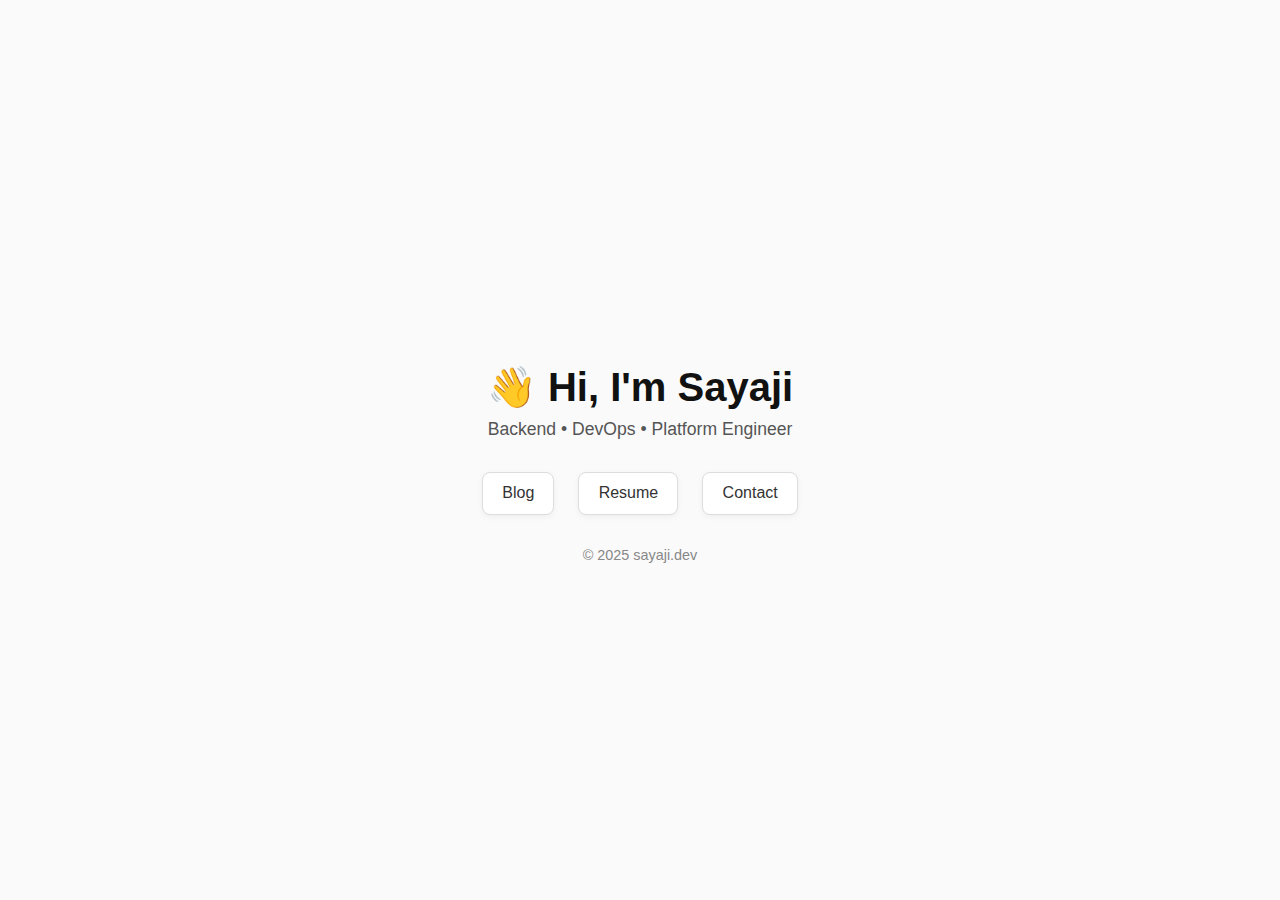
<file: sayaji.dev/index.html>
<!DOCTYPE html>
<html lang="en">
<head>
  <meta charset="UTF-8">
  <meta name="viewport" content="width=device-width, initial-scale=1.0">
  <title>sayaji.dev</title>
  <style>
    body {
      margin: 0;
      font-family: "Inter", sans-serif;
      background: #fafafa;
      color: #222;
      display: flex;
      justify-content: center;
      align-items: center;
      height: 100vh;
      text-align: center;
    }

    .container {
      max-width: 600px;
      padding: 2rem;
    }

    h1 {
      font-size: 2.5rem;
      margin-bottom: 0.5rem;
      color: #111;
    }

    p {
      margin: 0.5rem 0 2rem;
      font-size: 1.1rem;
      color: #555;
    }

    .links {
      display: flex;
      justify-content: center;
      gap: 1.5rem;
      flex-wrap: wrap;
    }

    a {
      text-decoration: none;
      font-weight: 500;
      padding: 0.7rem 1.2rem;
      border-radius: 8px;
      transition: all 0.2s ease;
      border: 1px solid #ddd;
      background: #fff;
      color: #333;
      box-shadow: 0 2px 6px rgba(0,0,0,0.05);
    }

    a:hover {
      background: #111;
      color: #fff;
      border-color: #111;
    }

    footer {
      margin-top: 2rem;
      font-size: 0.9rem;
      color: #888;
    }
  </style>
</head>
<body>
  <div class="container">
    <h1>👋 Hi, I'm Sayaji</h1>
    <p>Backend • DevOps • Platform Engineer</p>

    <div class="links">
      <a href="https://blog.sayaji.dev" target="_blank">Blog</a>
      <a href="https://resume.sayaji.dev" target="_blank">Resume</a>
      <a href="mailto:hello@sayaji.dev">Contact</a>
    </div>

    <footer>
      © 2025 sayaji.dev
    </footer>
  </div>
</body>
</html>
</file>
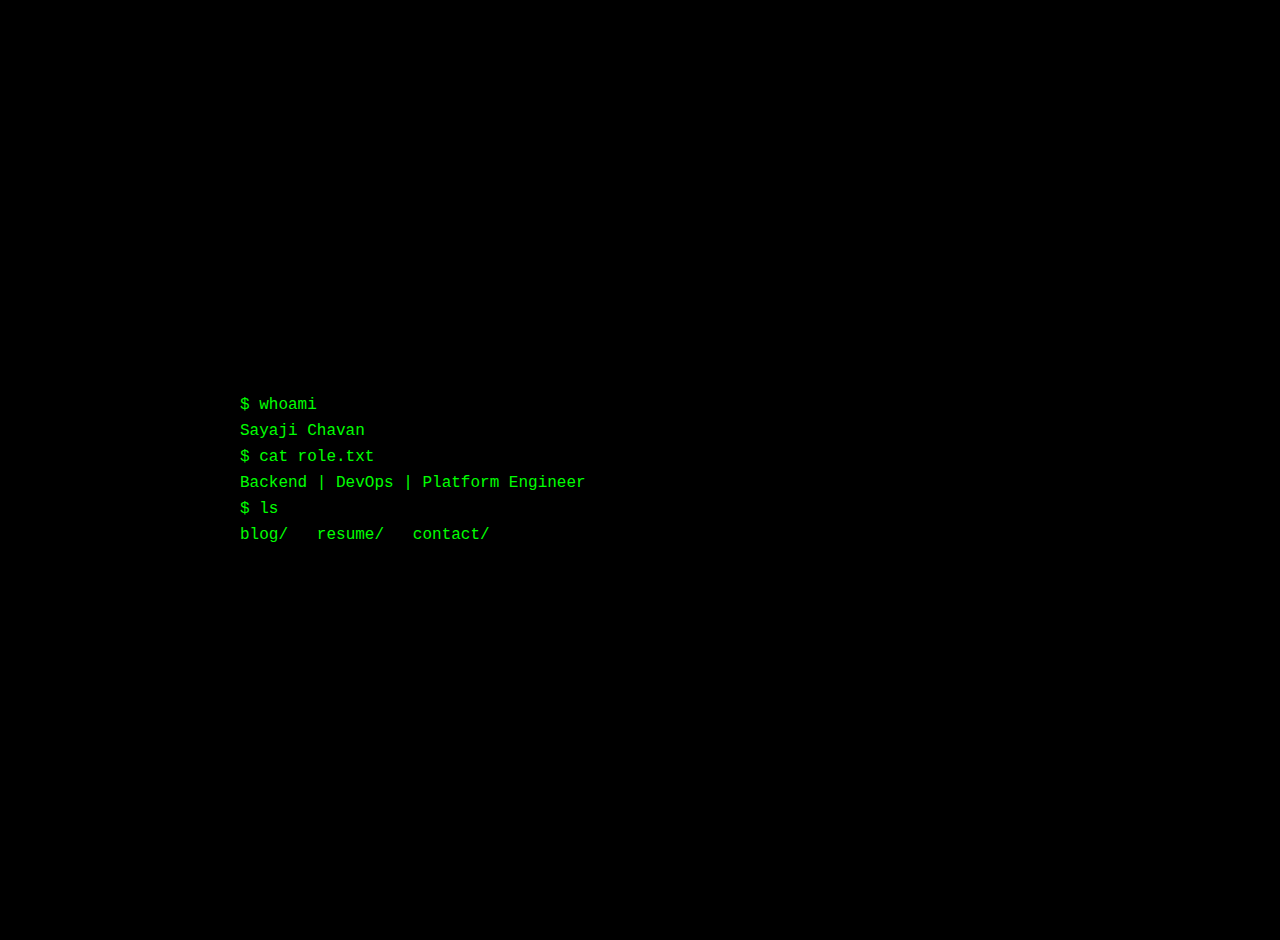
<file: www.sayaji.dev/index.html>
<!DOCTYPE html>
<html lang="en">
<head>
  <meta charset="UTF-8">
  <meta name="viewport" content="width=device-width, initial-scale=1.0">
  <title>sayaji.dev</title>
  <style>
    body {
      background-color: #000;
      color: #00ff00;
      font-family: "Fira Mono", monospace;
      margin: 0;
      padding: 20px;
      height: 100vh;
      display: flex;
      align-items: center;
      justify-content: center;
    }

    .terminal {
      max-width: 800px;
      width: 100%;
    }

    .line {
      margin: 8px 0;
    }

    a {
      color: #00ff00;
      text-decoration: none;
    }

    a:hover {
      text-decoration: underline;
    }

    .cursor {
      display: inline-block;
      width: 10px;
      background: #00ff00;
      margin-left: 3px;
      animation: blink 1s step-end infinite;
    }

    @keyframes blink {
      50% { background: transparent; }
    }
  </style>
</head>
<body>
  <div class="terminal">
    <div class="line">$ whoami</div>
    <div class="line">Sayaji Chavan<span class="cursor"></span></div>
    
    <div class="line">$ cat role.txt</div>
    <div class="line">Backend | DevOps | Platform Engineer</div>
    
    <div class="line">$ ls</div>
    <div class="line">
      <a href="https://blog.sayaji.dev" target="_blank">blog/</a>&nbsp;&nbsp;
      <a href="https://resume.sayaji.dev" target="_blank">resume/</a>&nbsp;&nbsp;
      <a href="mailto:hello@sayaji.dev">contact/</a>
    </div>
  </div>
</body>
</html>
</file>
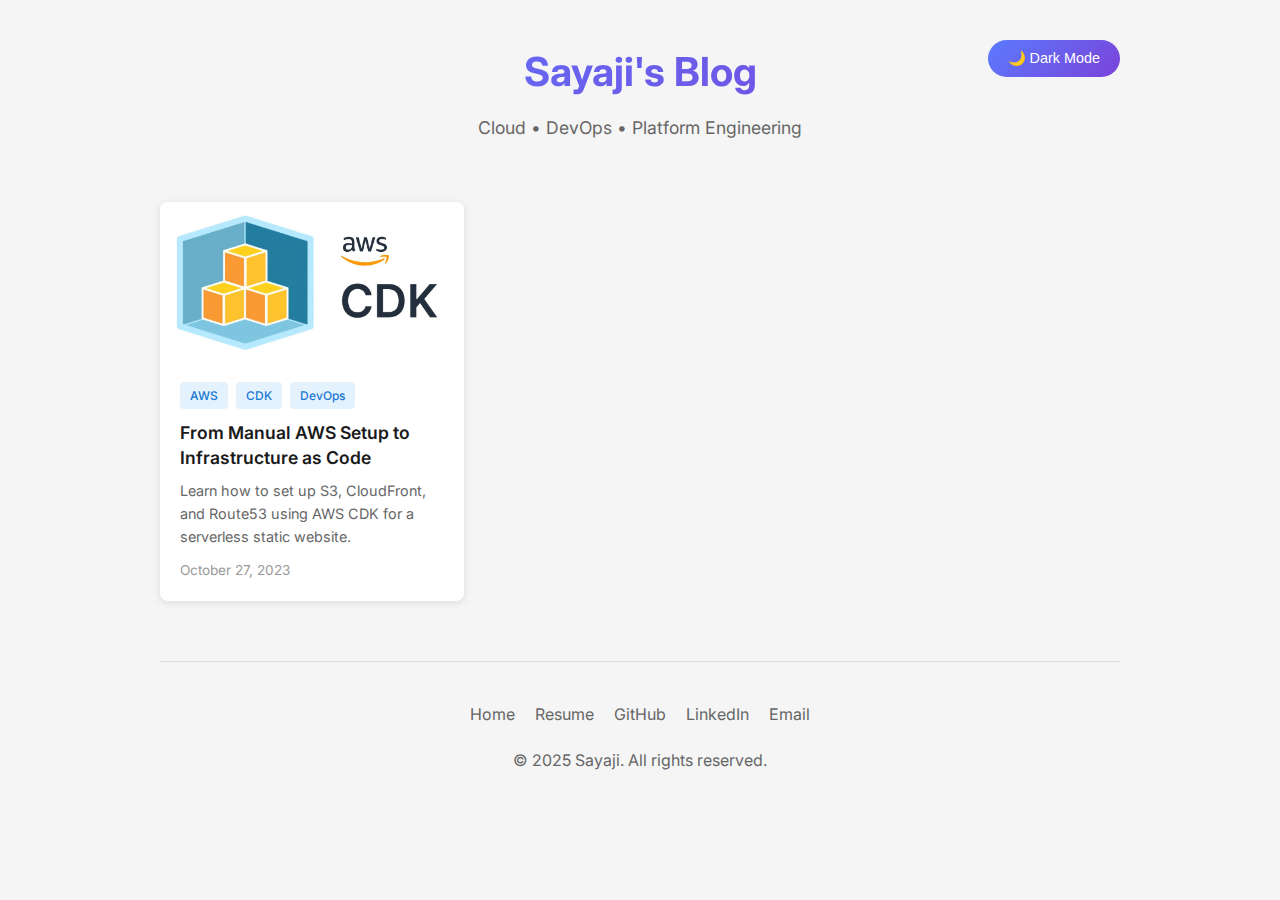
<file: docs/blog/index.html>
<!DOCTYPE html>
<html lang="en">

<head>
    <meta charset="UTF-8">
    <meta name="viewport" content="width=device-width, initial-scale=1.0">
    <title>Sayaji's Blog - Cloud, DevOps & Platform Engineering</title>
    <meta name="description" content="Technical blog about Cloud, DevOps, and Platform Engineering">
    <link rel="preconnect" href="https://fonts.googleapis.com">
    <link rel="preconnect" href="https://fonts.gstatic.com" crossorigin>
    <link href="https://fonts.googleapis.com/css2?family=Inter:wght@400;500;600;700&display=swap" rel="stylesheet">
    <style>
        :root {
            --gradient-start: #5B7BFF;
            --gradient-end: #7A42D9;
            --bg-light: #f5f5f5;
            --bg-dark: #1a1a1a;
            --text-light: #333;
            --text-dark: #e0e0e0;
            --card-light: white;
            --card-dark: #2d2d2d;
        }

        * {
            margin: 0;
            padding: 0;
            box-sizing: border-box;
        }

        body {
            font-family: 'Inter', -apple-system, BlinkMacSystemFont, sans-serif;
            background: var(--bg-light);
            color: var(--text-light);
            line-height: 1.6;
            transition: background 0.3s, color 0.3s;
        }

        body.dark-mode {
            background: var(--bg-dark);
            color: var(--text-dark);
        }

        .container {
            max-width: 1000px;
            margin: 0 auto;
            padding: 40px 20px;
        }

        header {
            text-align: center;
            margin-bottom: 60px;
            position: relative;
        }

        .dark-mode-toggle {
            position: absolute;
            top: 0;
            right: 0;
            background: linear-gradient(135deg, var(--gradient-start) 0%, var(--gradient-end) 100%);
            color: white;
            border: none;
            padding: 10px 20px;
            border-radius: 20px;
            cursor: pointer;
            font-size: 0.9rem;
            transition: transform 0.2s;
        }

        .dark-mode-toggle:hover {
            transform: scale(1.05);
        }

        h1 {
            font-size: 2.5rem;
            font-weight: 700;
            margin-bottom: 10px;
            background: linear-gradient(135deg, var(--gradient-start) 0%, var(--gradient-end) 100%);
            -webkit-background-clip: text;
            -webkit-text-fill-color: transparent;
            background-clip: text;
        }

        .tagline {
            font-size: 1.1rem;
            color: #666;
        }

        body.dark-mode .tagline {
            color: #aaa;
        }

        .posts-grid {
            display: grid;
            grid-template-columns: repeat(auto-fill, minmax(280px, 1fr));
            gap: 24px;
            margin-bottom: 40px;
        }

        .post-card {
            background: var(--card-light);
            border-radius: 8px;
            overflow: hidden;
            box-shadow: 0 2px 8px rgba(0, 0, 0, 0.1);
            transition: transform 0.2s, box-shadow 0.2s, background 0.3s;
            text-decoration: none;
            color: inherit;
            display: flex;
            flex-direction: column;
        }

        body.dark-mode .post-card {
            background: var(--card-dark);
            box-shadow: 0 2px 8px rgba(0, 0, 0, 0.3);
        }

        .post-card:hover {
            transform: translateY(-4px);
            box-shadow: 0 4px 16px rgba(0, 0, 0, 0.15);
        }

        body.dark-mode .post-card:hover {
            box-shadow: 0 4px 16px rgba(0, 0, 0, 0.5);
        }

        .post-thumbnail {
            width: 100%;
            height: 160px;
            background: linear-gradient(135deg, var(--gradient-start) 0%, var(--gradient-end) 100%);
            display: flex;
            align-items: center;
            justify-content: center;
            font-size: 48px;
        }

        .post-content {
            padding: 20px;
            flex: 1;
            display: flex;
            flex-direction: column;
        }

        .post-tags {
            display: flex;
            gap: 8px;
            margin-bottom: 12px;
            flex-wrap: wrap;
        }

        .tag {
            background: #e3f2fd;
            color: #1976d2;
            padding: 4px 10px;
            border-radius: 4px;
            font-size: 0.75rem;
            font-weight: 500;
        }

        body.dark-mode .tag {
            background: #1a3a5c;
            color: #64b5f6;
        }

        .post-title {
            font-size: 1.1rem;
            font-weight: 600;
            margin-bottom: 8px;
            color: #1a1a1a;
            line-height: 1.4;
        }

        body.dark-mode .post-title {
            color: #e0e0e0;
        }

        .post-excerpt {
            font-size: 0.9rem;
            color: #666;
            margin-bottom: 12px;
            flex: 1;
        }

        body.dark-mode .post-excerpt {
            color: #aaa;
        }

        .post-date {
            font-size: 0.85rem;
            color: #999;
        }

        body.dark-mode .post-date {
            color: #777;
        }

        footer {
            text-align: center;
            padding: 40px 20px;
            color: #666;
            border-top: 1px solid #ddd;
            margin-top: 60px;
        }

        body.dark-mode footer {
            color: #aaa;
            border-top-color: #444;
        }

        .footer-links {
            display: flex;
            justify-content: center;
            gap: 20px;
            margin-bottom: 20px;
        }

        .footer-links a {
            color: #666;
            text-decoration: none;
            transition: color 0.2s;
        }

        body.dark-mode .footer-links a {
            color: #aaa;
        }

        .footer-links a:hover {
            color: var(--gradient-start);
        }

        @media (max-width: 768px) {
            h1 {
                font-size: 2rem;
            }

            .posts-grid {
                grid-template-columns: 1fr;
            }

            .dark-mode-toggle {
                position: static;
                margin-bottom: 20px;
            }
        }
    </style>
</head>

<body>
    <div class="container">
        <header>
            <button class="dark-mode-toggle" onclick="toggleDarkMode()">🌙 Dark Mode</button>
            <h1>Sayaji's Blog</h1>
            <p class="tagline">Cloud • DevOps • Platform Engineering</p>
        </header>

        <div class="posts-grid">
            <!-- S3 Static Website Post -->
            <a href="posts/s3-static-website/" class="post-card">
                <div class="post-thumbnail">
                    <img src="posts/assets/aws-cdk-logo.jpg" alt="AWS CDK" style="width: 100%; height: 100%; object-fit: cover;">
                </div>
                <div class="post-content">
                    <div class="post-tags">
                        <span class="tag">AWS</span>
                        <span class="tag">CDK</span>
                        <span class="tag">DevOps</span>
                    </div>
                    <h2 class="post-title">From Manual AWS Setup to Infrastructure as Code</h2>
                    <p class="post-excerpt">Learn how to set up S3, CloudFront, and Route53 using AWS CDK for a
                        serverless static website.</p>
                    <div class="post-date">October 27, 2023</div>
                </div>
            </a>

            <!-- Add more post cards here as you create new posts -->
        </div>

        <footer>
            <div class="footer-links">
                <a href="https://sayaji.dev">Home</a>
                <a href="https://resume.sayaji.dev">Resume</a>
                <a href="https://github.com/Sayaji911">GitHub</a>
                <a href="https://linkedin.com/in/sayaji">LinkedIn</a>
                <a href="mailto:hello@sayaji.dev">Email</a>
            </div>
            <p>© 2025 Sayaji. All rights reserved.</p>
        </footer>
    </div>

    <script>
        // Dark mode toggle
        function toggleDarkMode() {
            document.body.classList.toggle('dark-mode');
            const isDark = document.body.classList.contains('dark-mode');
            localStorage.setItem('darkMode', isDark);
            document.querySelector('.dark-mode-toggle').textContent = isDark ? '☀️ Light Mode' : '🌙 Dark Mode';
        }

        // Load dark mode preference
        if (localStorage.getItem('darkMode') === 'true') {
            document.body.classList.add('dark-mode');
            document.querySelector('.dark-mode-toggle').textContent = '☀️ Light Mode';
        }
    </script>
</body>

</html>
</file>
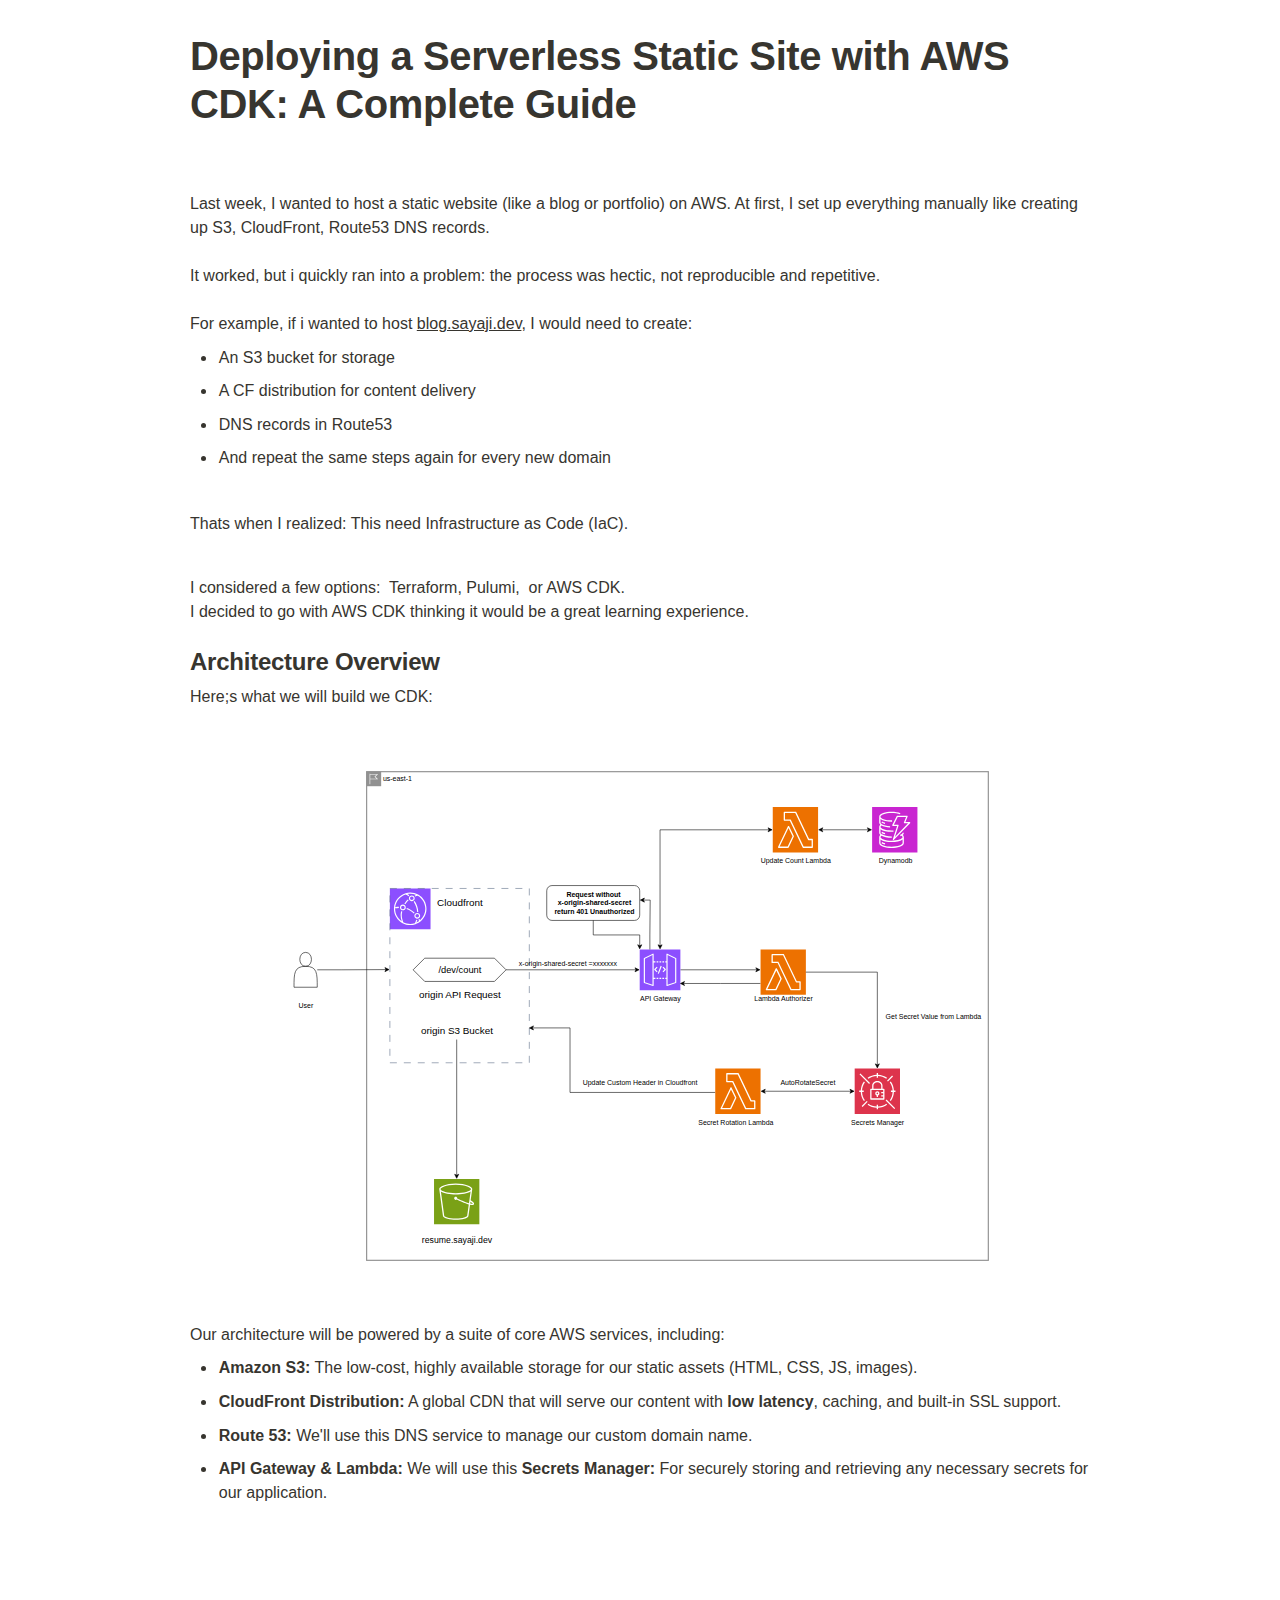
<file: blog.sayaji.dev/ExportBlock-c41e90da-569d-4225-ae46-e4e05aad79c8-Part-1/Deploying a Serverless Static Site with AWS CDK A  257978bb104380ae9238ea3508a79392.html>
<html><head><meta http-equiv="Content-Type" content="text/html; charset=utf-8"/><title>Deploying a Serverless Static Site with AWS CDK: A Complete Guide</title><style>
/* cspell:disable-file */
/* webkit printing magic: print all background colors */
html {
	-webkit-print-color-adjust: exact;
}
* {
	box-sizing: border-box;
	-webkit-print-color-adjust: exact;
}

html,
body {
	margin: 0;
	padding: 0;
}
@media only screen {
	body {
		margin: 2em auto;
		max-width: 900px;
		color: rgb(55, 53, 47);
	}
}

body {
	line-height: 1.5;
	white-space: pre-wrap;
}

a,
a.visited {
	color: inherit;
	text-decoration: underline;
}

.pdf-relative-link-path {
	font-size: 80%;
	color: #444;
}

h1,
h2,
h3 {
	letter-spacing: -0.01em;
	line-height: 1.2;
	font-weight: 600;
	margin-bottom: 0;
}

.page-title {
	font-size: 2.5rem;
	font-weight: 700;
	margin-top: 0;
	margin-bottom: 0.75em;
}

h1 {
	font-size: 1.875rem;
	margin-top: 1.875rem;
}

h2 {
	font-size: 1.5rem;
	margin-top: 1.5rem;
}

h3 {
	font-size: 1.25rem;
	margin-top: 1.25rem;
}

.source {
	border: 1px solid #ddd;
	border-radius: 3px;
	padding: 1.5em;
	word-break: break-all;
}

.callout {
	border-radius: 10px;
	padding: 1rem;
}

figure {
	margin: 1.25em 0;
	page-break-inside: avoid;
}

figcaption {
	opacity: 0.5;
	font-size: 85%;
	margin-top: 0.5em;
}

mark {
	background-color: transparent;
}

.indented {
	padding-left: 1.5em;
}

hr {
	background: transparent;
	display: block;
	width: 100%;
	height: 1px;
	visibility: visible;
	border: none;
	border-bottom: 1px solid rgba(55, 53, 47, 0.09);
}

img {
	max-width: 100%;
}

@media only print {
	img {
		max-height: 100vh;
		object-fit: contain;
	}
}

@page {
	margin: 1in;
}

.collection-content {
	font-size: 0.875rem;
}

.collection-content td {
	white-space: pre-wrap;
	word-break: break-word;
}

.column-list {
	display: flex;
	justify-content: space-between;
}

.column {
	padding: 0 1em;
}

.column:first-child {
	padding-left: 0;
}

.column:last-child {
	padding-right: 0;
}

.table_of_contents-item {
	display: block;
	font-size: 0.875rem;
	line-height: 1.3;
	padding: 0.125rem;
}

.table_of_contents-indent-1 {
	margin-left: 1.5rem;
}

.table_of_contents-indent-2 {
	margin-left: 3rem;
}

.table_of_contents-indent-3 {
	margin-left: 4.5rem;
}

.table_of_contents-link {
	text-decoration: none;
	opacity: 0.7;
	border-bottom: 1px solid rgba(55, 53, 47, 0.18);
}

table,
th,
td {
	border: 1px solid rgba(55, 53, 47, 0.09);
	border-collapse: collapse;
}

table {
	border-left: none;
	border-right: none;
}

th,
td {
	font-weight: normal;
	padding: 0.25em 0.5em;
	line-height: 1.5;
	min-height: 1.5em;
	text-align: left;
}

th {
	color: rgba(55, 53, 47, 0.6);
}

ol,
ul {
	margin: 0;
	margin-block-start: 0.6em;
	margin-block-end: 0.6em;
}

li > ol:first-child,
li > ul:first-child {
	margin-block-start: 0.6em;
}

ul > li {
	list-style: disc;
}

ul.to-do-list {
	padding-inline-start: 0;
}

ul.to-do-list > li {
	list-style: none;
}

.to-do-children-checked {
	text-decoration: line-through;
	opacity: 0.375;
}

ul.toggle > li {
	list-style: none;
}

ul {
	padding-inline-start: 1.7em;
}

ul > li {
	padding-left: 0.1em;
}

ol {
	padding-inline-start: 1.6em;
}

ol > li {
	padding-left: 0.2em;
}

.mono ol {
	padding-inline-start: 2em;
}

.mono ol > li {
	text-indent: -0.4em;
}

.toggle {
	padding-inline-start: 0em;
	list-style-type: none;
}

/* Indent toggle children */
.toggle > li > details {
	padding-left: 1.7em;
}

.toggle > li > details > summary {
	margin-left: -1.1em;
}

.selected-value {
	display: inline-block;
	padding: 0 0.5em;
	background: rgba(206, 205, 202, 0.5);
	border-radius: 3px;
	margin-right: 0.5em;
	margin-top: 0.3em;
	margin-bottom: 0.3em;
	white-space: nowrap;
}

.collection-title {
	display: inline-block;
	margin-right: 1em;
}

.page-description {
	margin-bottom: 2em;
}

.simple-table {
	margin-top: 1em;
	font-size: 0.875rem;
	empty-cells: show;
}
.simple-table td {
	height: 29px;
	min-width: 120px;
}

.simple-table th {
	height: 29px;
	min-width: 120px;
}

.simple-table-header-color {
	background: rgb(247, 246, 243);
	color: black;
}
.simple-table-header {
	font-weight: 500;
}

time {
	opacity: 0.5;
}

.icon {
	display: inline-flex;
	align-items: center;
	justify-content: center;
	max-width: 1.2em;
	max-height: 1.2em;
	text-decoration: none;
	vertical-align: text-bottom;
	margin-right: 0.5em;
}

img.icon {
	border-radius: 3px;
}

.callout img.notion-static-icon {
	width: 1em;
	height: 1em;
}

.user-icon {
	width: 1.5em;
	height: 1.5em;
	border-radius: 100%;
	margin-right: 0.5rem;
}

.user-icon-inner {
	font-size: 0.8em;
}

.text-icon {
	border: 1px solid #000;
	text-align: center;
}

.page-cover-image {
	display: block;
	object-fit: cover;
	width: 100%;
	max-height: 30vh;
}

.page-header-icon {
	font-size: 3rem;
	margin-bottom: 1rem;
}

.page-header-icon-with-cover {
	margin-top: -0.72em;
	margin-left: 0.07em;
}

.page-header-icon img {
	border-radius: 3px;
}

.link-to-page {
	margin: 1em 0;
	padding: 0;
	border: none;
	font-weight: 500;
}

p > .user {
	opacity: 0.5;
}

td > .user,
td > time {
	white-space: nowrap;
}

input[type="checkbox"] {
	transform: scale(1.5);
	margin-right: 0.6em;
	vertical-align: middle;
}

p {
	margin-top: 0.5em;
	margin-bottom: 0.5em;
}

.image {
	border: none;
	margin: 1.5em 0;
	padding: 0;
	border-radius: 0;
	text-align: center;
}

.code,
code {
	background: rgba(135, 131, 120, 0.15);
	border-radius: 3px;
	padding: 0.2em 0.4em;
	border-radius: 3px;
	font-size: 85%;
	tab-size: 2;
}

code {
	color: #eb5757;
}

.code {
	padding: 1.5em 1em;
}

.code-wrap {
	white-space: pre-wrap;
	word-break: break-all;
}

.code > code {
	background: none;
	padding: 0;
	font-size: 100%;
	color: inherit;
}

blockquote {
	font-size: 1em;
	margin: 1em 0;
	padding-left: 1em;
	border-left: 3px solid rgb(55, 53, 47);
}

blockquote.quote-large {
	font-size: 1.25em;
}

.bookmark {
	text-decoration: none;
	max-height: 8em;
	padding: 0;
	display: flex;
	width: 100%;
	align-items: stretch;
}

.bookmark-title {
	font-size: 0.85em;
	overflow: hidden;
	text-overflow: ellipsis;
	height: 1.75em;
	white-space: nowrap;
}

.bookmark-text {
	display: flex;
	flex-direction: column;
}

.bookmark-info {
	flex: 4 1 180px;
	padding: 12px 14px 14px;
	display: flex;
	flex-direction: column;
	justify-content: space-between;
}

.bookmark-image {
	width: 33%;
	flex: 1 1 180px;
	display: block;
	position: relative;
	object-fit: cover;
	border-radius: 1px;
}

.bookmark-description {
	color: rgba(55, 53, 47, 0.6);
	font-size: 0.75em;
	overflow: hidden;
	max-height: 4.5em;
	word-break: break-word;
}

.bookmark-href {
	font-size: 0.75em;
	margin-top: 0.25em;
}

.sans { font-family: ui-sans-serif, -apple-system, BlinkMacSystemFont, "Segoe UI Variable Display", "Segoe UI", Helvetica, "Apple Color Emoji", Arial, sans-serif, "Segoe UI Emoji", "Segoe UI Symbol"; }
.code { font-family: "SFMono-Regular", Menlo, Consolas, "PT Mono", "Liberation Mono", Courier, monospace; }
.serif { font-family: Lyon-Text, Georgia, ui-serif, serif; }
.mono { font-family: iawriter-mono, Nitti, Menlo, Courier, monospace; }
.pdf .sans { font-family: Inter, ui-sans-serif, -apple-system, BlinkMacSystemFont, "Segoe UI Variable Display", "Segoe UI", Helvetica, "Apple Color Emoji", Arial, sans-serif, "Segoe UI Emoji", "Segoe UI Symbol", 'Twemoji', 'Noto Color Emoji', 'Noto Sans CJK JP'; }
.pdf:lang(zh-CN) .sans { font-family: Inter, ui-sans-serif, -apple-system, BlinkMacSystemFont, "Segoe UI Variable Display", "Segoe UI", Helvetica, "Apple Color Emoji", Arial, sans-serif, "Segoe UI Emoji", "Segoe UI Symbol", 'Twemoji', 'Noto Color Emoji', 'Noto Sans CJK SC'; }
.pdf:lang(zh-TW) .sans { font-family: Inter, ui-sans-serif, -apple-system, BlinkMacSystemFont, "Segoe UI Variable Display", "Segoe UI", Helvetica, "Apple Color Emoji", Arial, sans-serif, "Segoe UI Emoji", "Segoe UI Symbol", 'Twemoji', 'Noto Color Emoji', 'Noto Sans CJK TC'; }
.pdf:lang(ko-KR) .sans { font-family: Inter, ui-sans-serif, -apple-system, BlinkMacSystemFont, "Segoe UI Variable Display", "Segoe UI", Helvetica, "Apple Color Emoji", Arial, sans-serif, "Segoe UI Emoji", "Segoe UI Symbol", 'Twemoji', 'Noto Color Emoji', 'Noto Sans CJK KR'; }
.pdf .code { font-family: Source Code Pro, "SFMono-Regular", Menlo, Consolas, "PT Mono", "Liberation Mono", Courier, monospace, 'Twemoji', 'Noto Color Emoji', 'Noto Sans Mono CJK JP'; }
.pdf:lang(zh-CN) .code { font-family: Source Code Pro, "SFMono-Regular", Menlo, Consolas, "PT Mono", "Liberation Mono", Courier, monospace, 'Twemoji', 'Noto Color Emoji', 'Noto Sans Mono CJK SC'; }
.pdf:lang(zh-TW) .code { font-family: Source Code Pro, "SFMono-Regular", Menlo, Consolas, "PT Mono", "Liberation Mono", Courier, monospace, 'Twemoji', 'Noto Color Emoji', 'Noto Sans Mono CJK TC'; }
.pdf:lang(ko-KR) .code { font-family: Source Code Pro, "SFMono-Regular", Menlo, Consolas, "PT Mono", "Liberation Mono", Courier, monospace, 'Twemoji', 'Noto Color Emoji', 'Noto Sans Mono CJK KR'; }
.pdf .serif { font-family: PT Serif, Lyon-Text, Georgia, ui-serif, serif, 'Twemoji', 'Noto Color Emoji', 'Noto Serif CJK JP'; }
.pdf:lang(zh-CN) .serif { font-family: PT Serif, Lyon-Text, Georgia, ui-serif, serif, 'Twemoji', 'Noto Color Emoji', 'Noto Serif CJK SC'; }
.pdf:lang(zh-TW) .serif { font-family: PT Serif, Lyon-Text, Georgia, ui-serif, serif, 'Twemoji', 'Noto Color Emoji', 'Noto Serif CJK TC'; }
.pdf:lang(ko-KR) .serif { font-family: PT Serif, Lyon-Text, Georgia, ui-serif, serif, 'Twemoji', 'Noto Color Emoji', 'Noto Serif CJK KR'; }
.pdf .mono { font-family: PT Mono, iawriter-mono, Nitti, Menlo, Courier, monospace, 'Twemoji', 'Noto Color Emoji', 'Noto Sans Mono CJK JP'; }
.pdf:lang(zh-CN) .mono { font-family: PT Mono, iawriter-mono, Nitti, Menlo, Courier, monospace, 'Twemoji', 'Noto Color Emoji', 'Noto Sans Mono CJK SC'; }
.pdf:lang(zh-TW) .mono { font-family: PT Mono, iawriter-mono, Nitti, Menlo, Courier, monospace, 'Twemoji', 'Noto Color Emoji', 'Noto Sans Mono CJK TC'; }
.pdf:lang(ko-KR) .mono { font-family: PT Mono, iawriter-mono, Nitti, Menlo, Courier, monospace, 'Twemoji', 'Noto Color Emoji', 'Noto Sans Mono CJK KR'; }
.highlight-default {
	color: rgba(44, 44, 43, 1);
}
.highlight-gray {
	color: rgba(128, 125, 120, 1);
	fill: rgba(128, 125, 120, 1);
}
.highlight-brown {
	color: rgba(159, 118, 90, 1);
	fill: rgba(159, 118, 90, 1);
}
.highlight-orange {
	color: rgba(204, 121, 47, 1);
	fill: rgba(204, 121, 47, 1);
}
.highlight-yellow {
	color: rgba(195, 148, 67, 1);
	fill: rgba(195, 148, 67, 1);
}
.highlight-teal {
	color: rgba(80, 148, 110, 1);
	fill: rgba(80, 148, 110, 1);
}
.highlight-blue {
	color: rgba(63, 126, 190, 1);
	fill: rgba(63, 126, 190, 1);
}
.highlight-purple {
	color: rgba(154, 107, 180, 1);
	fill: rgba(154, 107, 180, 1);
}
.highlight-pink {
	color: rgba(179, 84, 136, 1);
	fill: rgba(179, 84, 136, 1);
}
.highlight-red {
	color: rgba(201, 85, 73, 1);
	fill: rgba(201, 85, 73, 1);
}
.highlight-default_background {
	color: rgba(44, 44, 43, 1);
}
.highlight-gray_background {
	background: rgba(42, 28, 0, 0.07);
}
.highlight-brown_background {
	background: rgba(139, 46, 0, 0.086);
}
.highlight-orange_background {
	background: rgba(224, 101, 1, 0.129);
}
.highlight-yellow_background {
	background: rgba(211, 168, 0, 0.137);
}
.highlight-teal_background {
	background: rgba(0, 100, 45, 0.09);
}
.highlight-blue_background {
	background: rgba(0, 111, 200, 0.09);
}
.highlight-purple_background {
	background: rgba(102, 0, 178, 0.078);
}
.highlight-pink_background {
	background: rgba(197, 0, 93, 0.086);
}
.highlight-red_background {
	background: rgba(223, 22, 0, 0.094);
}
.block-color-default {
	color: inherit;
	fill: inherit;
}
.block-color-gray {
	color: rgba(128, 125, 120, 1);
	fill: rgba(128, 125, 120, 1);
}
.block-color-brown {
	color: rgba(159, 118, 90, 1);
	fill: rgba(159, 118, 90, 1);
}
.block-color-orange {
	color: rgba(204, 121, 47, 1);
	fill: rgba(204, 121, 47, 1);
}
.block-color-yellow {
	color: rgba(195, 148, 67, 1);
	fill: rgba(195, 148, 67, 1);
}
.block-color-teal {
	color: rgba(80, 148, 110, 1);
	fill: rgba(80, 148, 110, 1);
}
.block-color-blue {
	color: rgba(63, 126, 190, 1);
	fill: rgba(63, 126, 190, 1);
}
.block-color-purple {
	color: rgba(154, 107, 180, 1);
	fill: rgba(154, 107, 180, 1);
}
.block-color-pink {
	color: rgba(179, 84, 136, 1);
	fill: rgba(179, 84, 136, 1);
}
.block-color-red {
	color: rgba(201, 85, 73, 1);
	fill: rgba(201, 85, 73, 1);
}
.block-color-default_background {
	color: inherit;
	fill: inherit;
}
.block-color-gray_background {
	background: rgba(240, 239, 237, 1);
}
.block-color-brown_background {
	background: rgba(245, 237, 233, 1);
}
.block-color-orange_background {
	background: rgba(251, 235, 222, 1);
}
.block-color-yellow_background {
	background: rgba(249, 243, 220, 1);
}
.block-color-teal_background {
	background: rgba(232, 241, 236, 1);
}
.block-color-blue_background {
	background: rgba(232, 242, 250, 1);
}
.block-color-purple_background {
	background: rgba(243, 235, 249, 1);
}
.block-color-pink_background {
	background: rgba(250, 233, 241, 1);
}
.block-color-red_background {
	background: rgba(252, 233, 231, 1);
}
.select-value-color-default { background-color: rgba(42, 28, 0, 0.07); }
.select-value-color-gray { background-color: rgba(28, 19, 1, 0.11); }
.select-value-color-brown { background-color: rgba(127, 51, 0, 0.156); }
.select-value-color-orange { background-color: rgba(196, 88, 0, 0.203); }
.select-value-color-yellow { background-color: rgba(209, 156, 0, 0.282); }
.select-value-color-green { background-color: rgba(0, 96, 38, 0.156); }
.select-value-color-blue { background-color: rgba(0, 99, 174, 0.172); }
.select-value-color-purple { background-color: rgba(92, 0, 163, 0.141); }
.select-value-color-pink { background-color: rgba(183, 0, 78, 0.152); }
.select-value-color-red { background-color: rgba(206, 24, 0, 0.164); }

.checkbox {
	display: inline-flex;
	vertical-align: text-bottom;
	width: 16;
	height: 16;
	background-size: 16px;
	margin-left: 2px;
	margin-right: 5px;
}

.checkbox-on {
	background-image: url("data:image/svg+xml;charset=UTF-8,%3Csvg%20width%3D%2216%22%20height%3D%2216%22%20viewBox%3D%220%200%2016%2016%22%20fill%3D%22none%22%20xmlns%3D%22http%3A%2F%2Fwww.w3.org%2F2000%2Fsvg%22%3E%0A%3Crect%20width%3D%2216%22%20height%3D%2216%22%20fill%3D%22%2358A9D7%22%2F%3E%0A%3Cpath%20d%3D%22M6.71429%2012.2852L14%204.9995L12.7143%203.71436L6.71429%209.71378L3.28571%206.2831L2%207.57092L6.71429%2012.2852Z%22%20fill%3D%22white%22%2F%3E%0A%3C%2Fsvg%3E");
}

.checkbox-off {
	background-image: url("data:image/svg+xml;charset=UTF-8,%3Csvg%20width%3D%2216%22%20height%3D%2216%22%20viewBox%3D%220%200%2016%2016%22%20fill%3D%22none%22%20xmlns%3D%22http%3A%2F%2Fwww.w3.org%2F2000%2Fsvg%22%3E%0A%3Crect%20x%3D%220.75%22%20y%3D%220.75%22%20width%3D%2214.5%22%20height%3D%2214.5%22%20fill%3D%22white%22%20stroke%3D%22%2336352F%22%20stroke-width%3D%221.5%22%2F%3E%0A%3C%2Fsvg%3E");
}
	
</style></head><body><article id="257978bb-1043-80ae-9238-ea3508a79392" class="page sans"><header><h1 class="page-title">Deploying a Serverless Static Site with AWS CDK: A Complete Guide</h1><p class="page-description"></p></header><div class="page-body"><p id="257978bb-1043-80b9-a337-d6e743ac48ba" class="">
</p><p id="257978bb-1043-8000-b884-d34b34757be7" class="">Last week, I wanted to host a static website (like a blog or portfolio) on AWS. At first, I set up everything manually like creating up S3, CloudFront, Route53 DNS records.<br/><br/>It worked, but i quickly ran into a problem: the process was hectic, not reproducible and repetitive.<br/><br/>For example, if i wanted to host <a href="http://blog.sayaji.dev">blog.sayaji.dev</a>, I would need to create:<br/></p><ul id="257978bb-1043-80b4-a092-f446995c77c7" class="bulleted-list"><li style="list-style-type:disc">An S3 bucket for storage</li></ul><ul id="257978bb-1043-806f-b6c1-f15a74af1589" class="bulleted-list"><li style="list-style-type:disc">A CF distribution for content delivery</li></ul><ul id="257978bb-1043-80f7-93d8-e59032c6bfe8" class="bulleted-list"><li style="list-style-type:disc">DNS records in Route53</li></ul><ul id="257978bb-1043-8072-b77f-f410e7b71178" class="bulleted-list"><li style="list-style-type:disc">And repeat the same steps again for every new domain</li></ul><p id="257978bb-1043-8000-92a5-d8bd026fc6ea" class="">
</p><p id="257978bb-1043-80d1-b417-f9c730c9c08d" class="">Thats when I realized: This need Infrastructure as Code (IaC).</p><p id="257978bb-1043-8037-8b89-cedff754a3e4" class="">
</p><p id="257978bb-1043-8011-8353-d2da7101716d" class="">I considered a few options:  Terraform, Pulumi,  or AWS CDK.<br/>I decided to go with AWS CDK thinking it would be a great learning experience.</p><h2 id="257978bb-1043-808b-810f-ca60f1d319c7" class="">Architecture Overview</h2><p id="257978bb-1043-809a-bdf2-c4b0eddb069a" class="">Here;s what we will build we CDK:</p><p id="257978bb-1043-8095-9088-cf106d583b21" class="">
</p><figure id="257978bb-1043-8006-81d7-f1e27e1bad74" class="image"><a href="Deploying%20a%20Serverless%20Static%20Site%20with%20AWS%20CDK%20A%20%20257978bb104380ae9238ea3508a79392/Resume_Wesbite.drawio.svg"><img style="width:709.9750366210938px" src="Deploying%20a%20Serverless%20Static%20Site%20with%20AWS%20CDK%20A%20%20257978bb104380ae9238ea3508a79392/Resume_Wesbite.drawio.svg"/></a></figure><p id="257978bb-1043-8036-9059-e3be70d40634" class="">
</p><p id="257978bb-1043-8092-9345-c8f1d8b92757" class="">Our architecture will be powered by a suite of core AWS services, including:</p><ul id="257978bb-1043-80e4-b58a-d350e80a5463" class="bulleted-list"><li style="list-style-type:disc"><strong>Amazon S3:</strong> The low-cost, highly available storage for our static assets (HTML, CSS, JS, images).</li></ul><ul id="257978bb-1043-80d6-b4b6-ff556a600075" class="bulleted-list"><li style="list-style-type:disc"><strong>CloudFront Distribution:</strong> A global CDN that will serve our content with <strong>low latency</strong>, caching, and built-in SSL support.</li></ul><ul id="257978bb-1043-805b-9a37-d6dec7b4b900" class="bulleted-list"><li style="list-style-type:disc"><strong>Route 53:</strong> We&#x27;ll use this DNS service to manage our custom domain name.</li></ul><ul id="257978bb-1043-80ff-9968-d0a17a0d2f87" class="bulleted-list"><li style="list-style-type:disc"><strong>API Gateway &amp; Lambda: </strong>We will use this <strong>Secrets Manager:</strong> For securely storing and retrieving any necessary secrets for our application.</li></ul><p id="258978bb-1043-80bd-9381-e9925c982990" class="">
</p><p id="258978bb-1043-8071-bf2d-f8c30e5f2444" class="">
</p><p id="257978bb-1043-80f4-bb99-da2461bb068f" class="">
</p><p id="257978bb-1043-8010-a9ab-ef235ddad692" class="">
</p><p id="257978bb-1043-80b1-975c-dc35d7d8a59b" class="">
</p></div></article><span class="sans" style="font-size:14px;padding-top:2em"></span></body></html>
</file>
